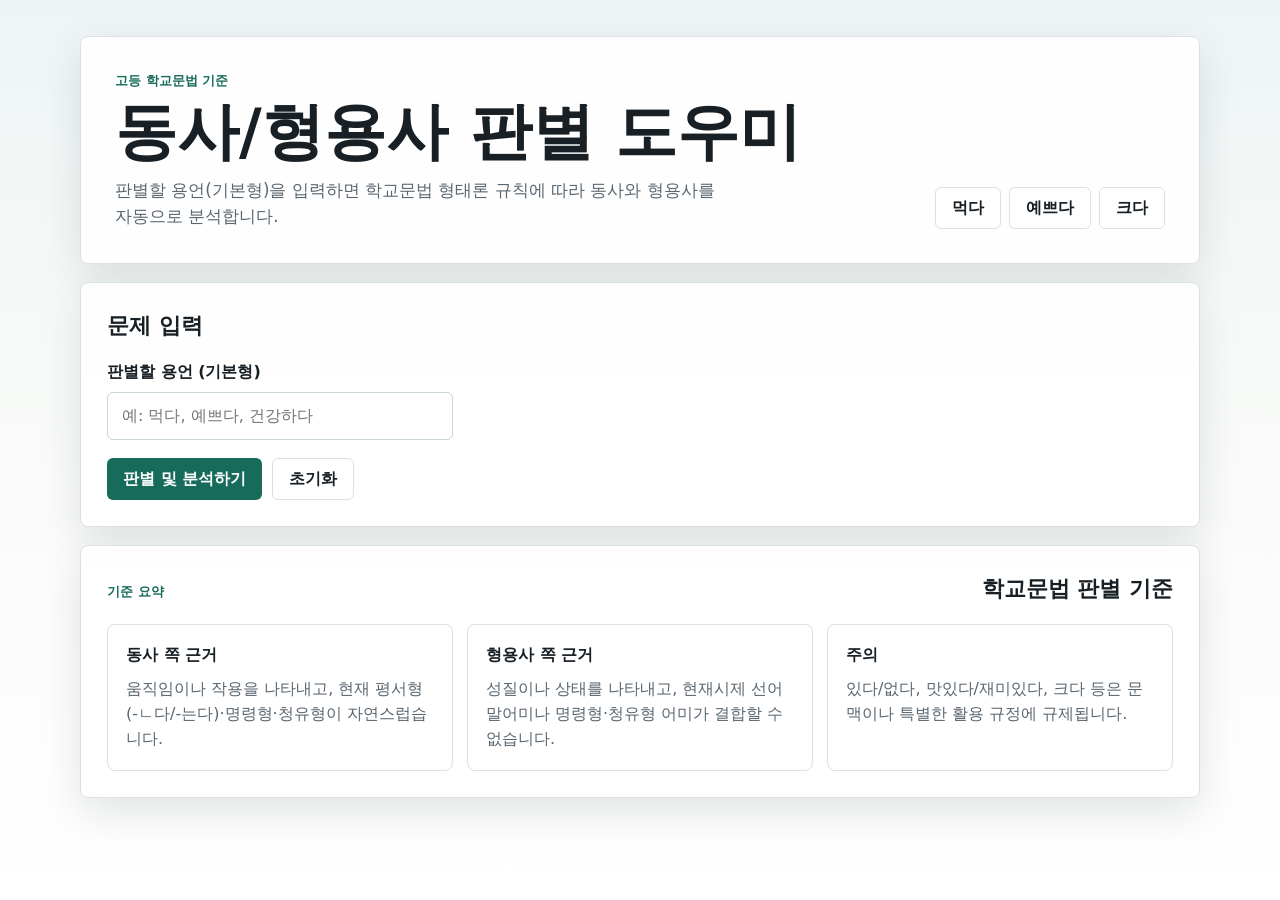
<file: index.html>
<!doctype html>
<html lang="ko">
  <head>
    <meta charset="UTF-8" />
    <meta name="viewport" content="width=device-width, initial-scale=1.0" />
    <title>동사/형용사 판별 도우미</title>
    <link rel="stylesheet" href="style.css" />
  </head>
  <body>
    <main class="app-shell">
      <section class="intro">
        <div>
          <p class="eyebrow">고등 학교문법 기준</p>
          <h1>동사/형용사 판별 도우미</h1>
          <p class="intro-copy">
            판별할 용언(기본형)을 입력하면 학교문법 형태론 규칙에 따라 동사와 형용사를 자동으로 분석합니다.
          </p>
        </div>
        <div class="quick-examples" aria-label="예시 입력">
          <button type="button" class="ghost-button" data-example="먹다">먹다</button>
          <button type="button" class="ghost-button" data-example="예쁘다">예쁘다</button>
          <button type="button" class="ghost-button" data-example="크다">크다</button>
        </div>
      </section>

      <section class="input-panel" aria-labelledby="input-title">
        <h2 id="input-title">문제 입력</h2>
        <div class="field-grid">
          <label>
            <span>판별할 용언 (기본형)</span>
            <input id="wordInput" type="text" placeholder="예: 먹다, 예쁘다, 건강하다" autocomplete="off" />
          </label>
        </div>
        <div class="input-actions">
          <button id="buildButton" type="button" class="primary-button">판별 및 분석하기</button>
          <button id="resetButton" type="button" class="secondary-button">초기화</button>
        </div>
      </section>

      <section id="resultPanel" class="result-panel hidden" aria-live="polite">
        <div id="resultBadge" class="result-badge">판정 유보</div>
        <h2 id="resultTitle">결론</h2>
        <p id="resultSummary" class="result-summary"></p>

        <div class="result-grid">
          <article>
            <h3>판별 과정</h3>
            <ol id="processList"></ol>
          </article>
          <article>
            <h3>근거 요약</h3>
            <table>
              <thead>
                <tr>
                  <th>구분</th>
                  <th>점수</th>
                  <th>주요 근거</th>
                </tr>
              </thead>
              <tbody id="evidenceTable"></tbody>
            </table>
          </article>
        </div>

        <article id="noticeBox" class="notice-box"></article>
      </section>

      <section class="reference-panel" aria-labelledby="reference-title">
        <div class="section-heading">
          <p class="eyebrow">기준 요약</p>
          <h2 id="reference-title">학교문법 판별 기준</h2>
        </div>
        <div class="reference-grid">
          <article>
            <h3>동사 쪽 근거</h3>
            <p>움직임이나 작용을 나타내고, 현재 평서형(-ㄴ다/-는다)·명령형·청유형이 자연스럽습니다.</p>
          </article>
          <article>
            <h3>형용사 쪽 근거</h3>
            <p>성질이나 상태를 나타내고, 현재시제 선어말어미나 명령형·청유형 어미가 결합할 수 없습니다.</p>
          </article>
          <article>
            <h3>주의</h3>
            <p>있다/없다, 맛있다/재미있다, 크다 등은 문맥이나 특별한 활용 규정에 규제됩니다.</p>
          </article>
        </div>
      </section>
    </main>

    <script src="app.js"></script>
  </body>
</html>
</file>
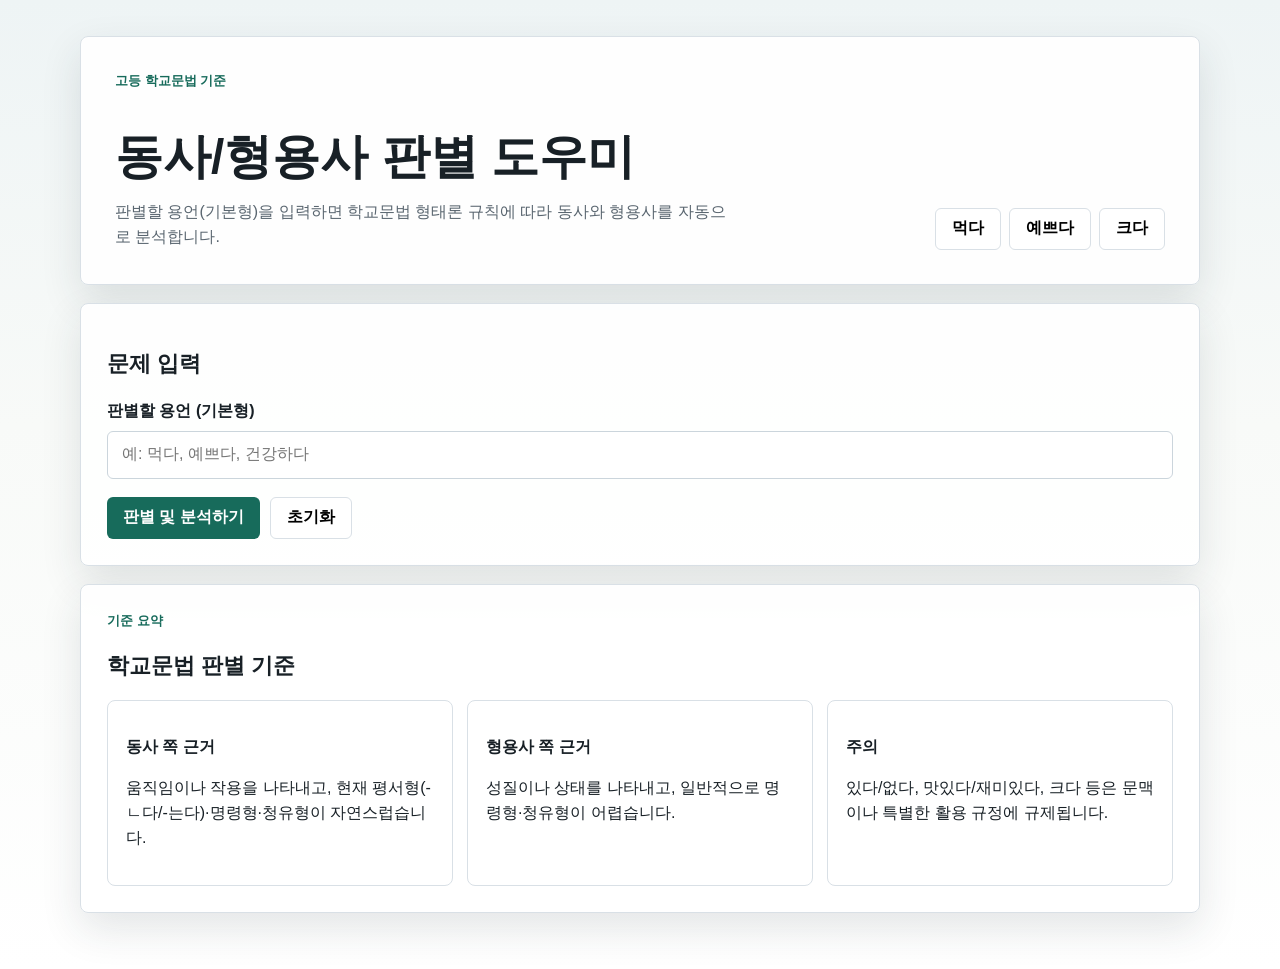
<file: index4.html>
<!doctype html>
<html lang="ko">
  <head>
    <meta charset="UTF-8" />
    <meta name="viewport" content="width=device-width, initial-scale=1.0" />
    <title>동사/형용사 판별 도우미</title>
    <link rel="stylesheet" href="style4.css" />
  </head>
  <body>
    <main class="app-shell">
      <section class="intro">
        <div>
          <p class="eyebrow">고등 학교문법 기준</p>
          <h1>동사/형용사 판별 도우미</h1>
          <p class="intro-copy">
            판별할 용언(기본형)을 입력하면 학교문법 형태론 규칙에 따라 동사와 형용사를 자동으로 분석합니다.
          </p>
        </div>
        <div class="quick-examples" aria-label="예시 입력">
          <button type="button" class="ghost-button" data-example="먹다">먹다</button>
          <button type="button" class="ghost-button" data-example="예쁘다">예쁘다</button>
          <button type="button" class="ghost-button" data-example="크다">크다</button>
        </div>
      </section>

      <section class="input-panel" aria-labelledby="input-title">
        <h2 id="input-title">문제 입력</h2>
        <div class="field-grid">
          <label>
            <span>판별할 용언 (기본형)</span>
            <input id="wordInput" type="text" placeholder="예: 먹다, 예쁘다, 건강하다" autocomplete="off" />
          </label>
        </div>
        <div class="input-actions">
          <button id="buildButton" type="button" class="primary-button">판별 및 분석하기</button>
          <button id="resetButton" type="button" class="secondary-button">초기화</button>
        </div>
      </section>

      <section id="resultPanel" class="result-panel hidden" aria-live="polite">
        <div id="resultBadge" class="result-badge">판정 유보</div>
        <h2 id="resultTitle">결론</h2>
        <p id="resultSummary" class="result-summary"></p>

        <div class="result-grid">
          <article>
            <h3>판별 과정</h3>
            <ol id="processList"></ol>
          </article>
          <article>
            <h3>근거 요약</h3>
            <table>
              <thead>
                <tr>
                  <th>구분</th>
                  <th>점수</th>
                  <th>주요 근거</th>
                </tr>
              </thead>
              <tbody id="evidenceTable"></tbody>
            </table>
          </article>
        </div>

        <article id="noticeBox" class="notice-box"></article>
      </section>

      <section class="reference-panel" aria-labelledby="reference-title">
        <div class="section-heading">
          <p class="eyebrow">기준 요약</p>
          <h2 id="reference-title">학교문법 판별 기준</h2>
        </div>
        <div class="reference-grid">
          <article>
            <h3>동사 쪽 근거</h3>
            <p>움직임이나 작용을 나타내고, 현재 평서형(-ㄴ다/-는다)·명령형·청유형이 자연스럽습니다.</p>
          </article>
          <article>
            <h3>형용사 쪽 근거</h3>
            <p>성질이나 상태를 나타내고, 일반적으로 명령형·청유형이 어렵습니다.</p>
          </article>
          <article>
            <h3>주의</h3>
            <p>있다/없다, 맛있다/재미있다, 크다 등은 문맥이나 특별한 활용 규정에 규제됩니다.</p>
          </article>
        </div>
      </section>
    </main>

    <script src="app4.js"></script>
  </body>
</html>
</file>
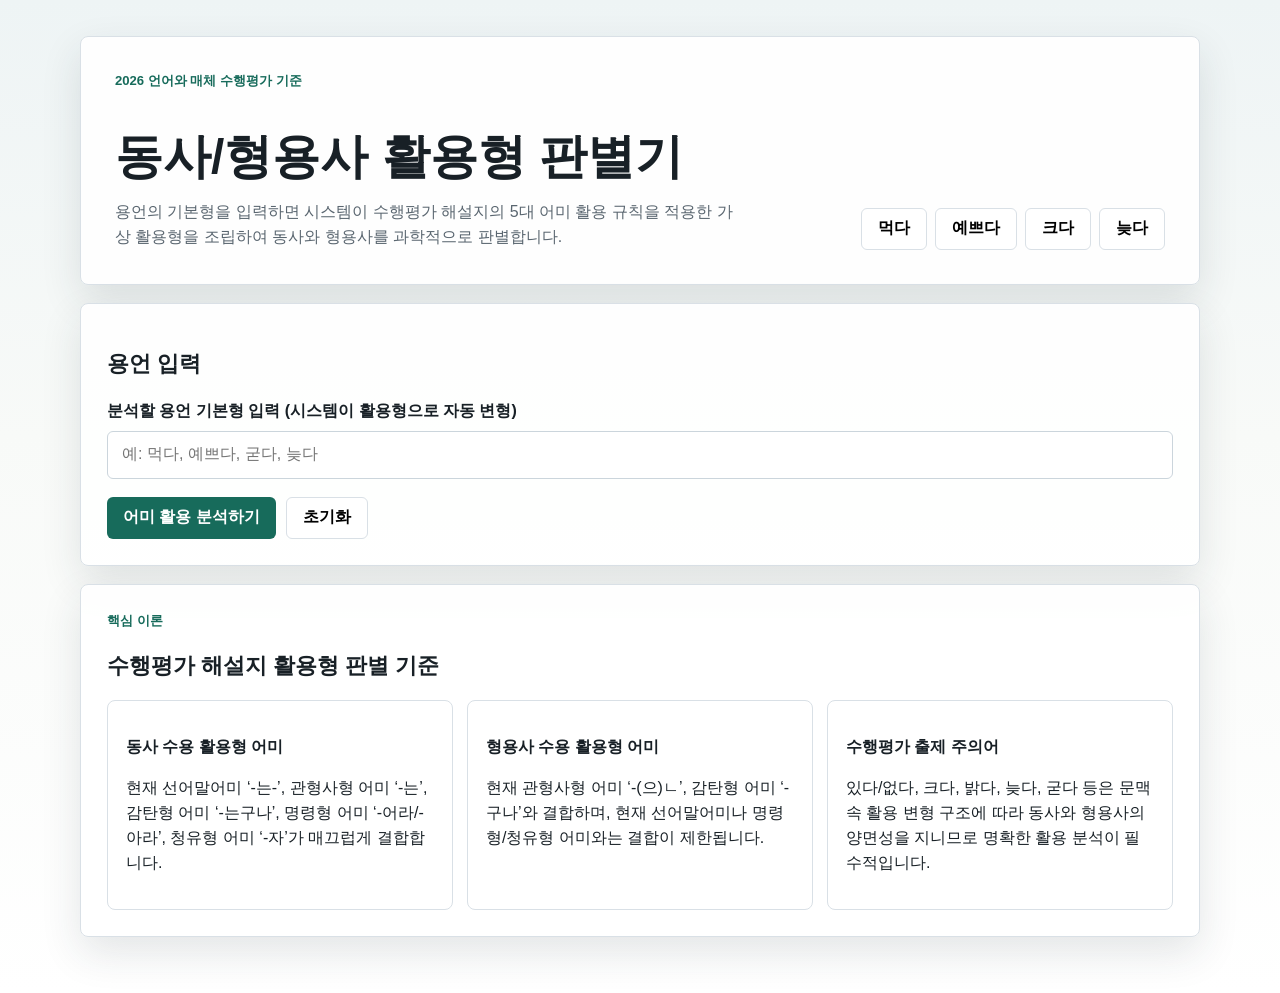
<file: index5.html>
<!doctype html>
<html lang="ko">
  <head>
    <meta charset="UTF-8" />
    <meta name="viewport" content="width=device-width, initial-scale=1.0" />
    <title>동사/형용사 활용형 판별기</title>
    <link rel="stylesheet" href="style5.css" />
  </head>
  <body>
    <main class="app-shell">
      <section class="intro">
        <div>
          <p class="eyebrow">2026 언어와 매체 수행평가 기준</p>
          <h1>동사/형용사 활용형 판별기</h1>
          <p class="intro-copy">
            용언의 기본형을 입력하면 시스템이 수행평가 해설지의 5대 어미 활용 규칙을 적용한 가상 활용형을 조립하여 동사와 형용사를 과학적으로 판별합니다.
          </p>
        </div>
        <div class="quick-examples" aria-label="예시 입력">
          <button type="button" class="ghost-button" data-example="먹다">먹다</button>
          <button type="button" class="ghost-button" data-example="예쁘다">예쁘다</button>
          <button type="button" class="ghost-button" data-example="크다">크다</button>
          <button type="button" class="ghost-button" data-example="늦다">늦다</button>
        </div>
      </section>

      <section class="input-panel" aria-labelledby="input-title">
        <h2 id="input-title">용언 입력</h2>
        <div class="field-grid">
          <label>
            <span>분석할 용언 기본형 입력 (시스템이 활용형으로 자동 변형)</span>
            <input id="wordInput" type="text" placeholder="예: 먹다, 예쁘다, 굳다, 늦다" autocomplete="off" />
          </label>
        </div>
        <div class="input-actions">
          <button id="buildButton" type="button" class="primary-button">어미 활용 분석하기</button>
          <button id="resetButton" type="button" class="secondary-button">초기화</button>
        </div>
      </section>

      <section id="resultPanel" class="result-panel hidden" aria-live="polite">
        <div id="resultBadge" class="result-badge">판정 유보</div>
        <h2 id="resultTitle">결론</h2>
        <p id="resultSummary" class="result-summary"></p>

        <div class="result-grid">
          <article>
            <h3>수행평가 5대 어미 활용형 조합 검증</h3>
            <ol id="processList"></ol>
          </article>
          <article>
            <h3>품사별 활용형 스코어</h3>
            <table>
              <thead>
                <tr>
                  <th>구분</th>
                  <th>매칭 점수</th>
                  <th>통과된 문법 기준</th>
                </tr>
              </thead>
              <tbody id="evidenceTable"></tbody>
            </table>
          </article>
        </div>

        <article id="noticeBox" class="notice-box"></article>
      </section>

      <section class="reference-panel" aria-labelledby="reference-title">
        <div class="section-heading">
          <p class="eyebrow">핵심 이론</p>
          <h2 id="reference-title">수행평가 해설지 활용형 판별 기준</h2>
        </div>
        <div class="reference-grid">
          <article>
            <h3>동사 수용 활용형 어미</h3>
            <p>현재 선어말어미 ‘-는-’, 관형사형 어미 ‘-는’, 감탄형 어미 ‘-는구나’, 명령형 어미 ‘-어라/-아라’, 청유형 어미 ‘-자’가 매끄럽게 결합합니다.</p>
          </article>
          <article>
            <h3>형용사 수용 활용형 어미</h3>
            <p>현재 관형사형 어미 ‘-(으)ㄴ’, 감탄형 어미 ‘-구나’와 결합하며, 현재 선어말어미나 명령형/청유형 어미와는 결합이 제한됩니다.</p>
          </article>
          <article>
            <h3>수행평가 출제 주의어</h3>
            <p>있다/없다, 크다, 밝다, 늦다, 굳다 등은 문맥 속 활용 변형 구조에 따라 동사와 형용사의 양면성을 지니므로 명확한 활용 분석이 필수적입니다.</p>
          </article>
        </div>
      </section>
    </main>

    <script src="app5.js"></script>
  </body>
</html>
</file>
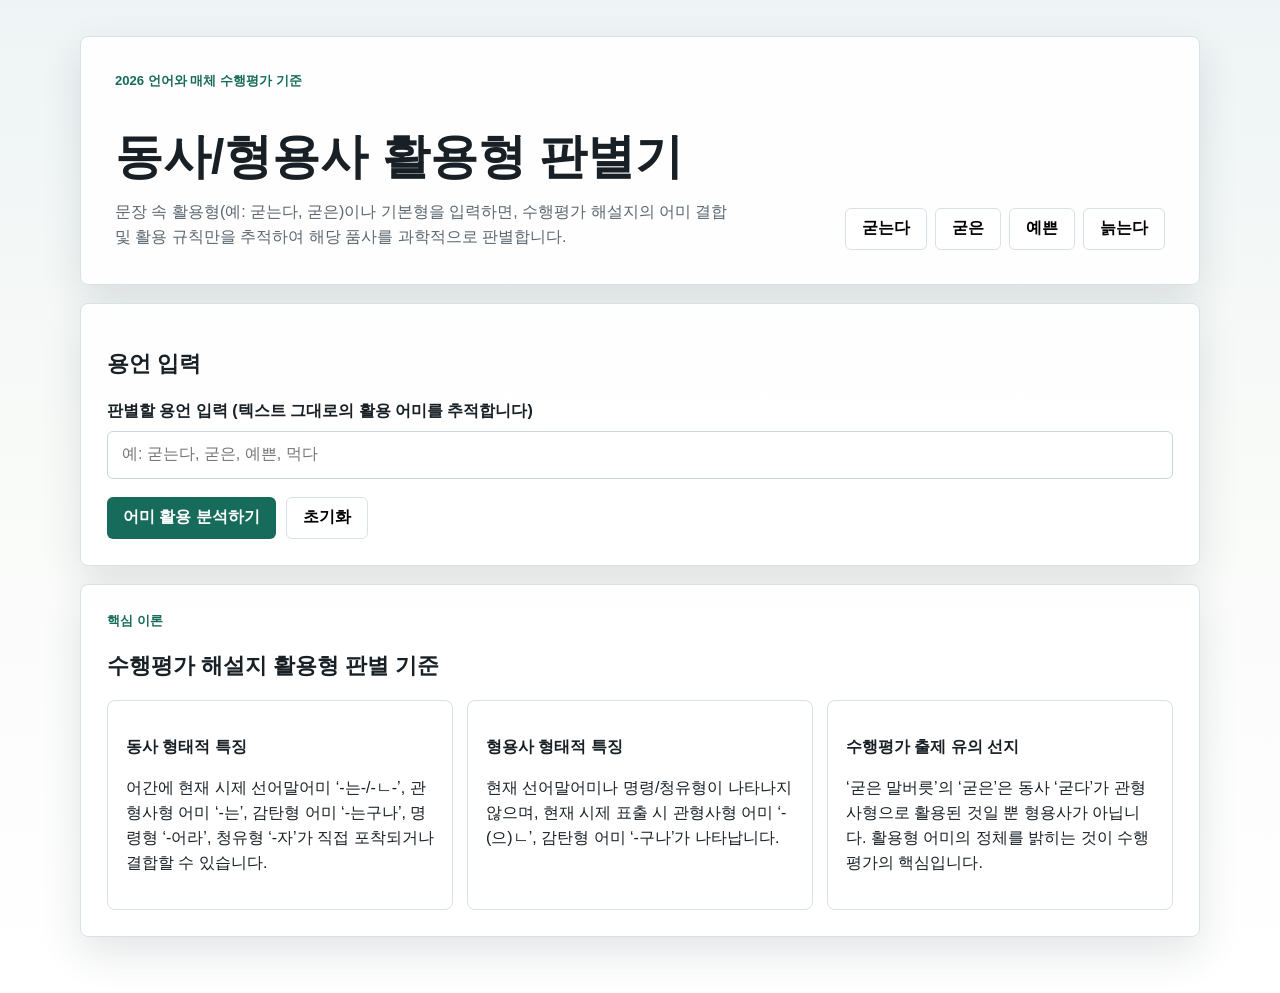
<file: index6.html>
<!doctype html>
<html lang="ko">
  <head>
    <meta charset="UTF-8" />
    <meta name="viewport" content="width=device-width, initial-scale=1.0" />
    <title>동사/형용사 활용형 판별기</title>
    <link rel="stylesheet" href="style6.css" />
  </head>
  <body>
    <main class="app-shell">
      <section class="intro">
        <div>
          <p class="eyebrow">2026 언어와 매체 수행평가 기준</p>
          <h1>동사/형용사 활용형 판별기</h1>
          <p class="intro-copy">
            문장 속 활용형(예: 굳는다, 굳은)이나 기본형을 입력하면, 수행평가 해설지의 어미 결합 및 활용 규칙만을 추적하여 해당 품사를 과학적으로 판별합니다.
          </p>
        </div>
        <div class="quick-examples" aria-label="예시 입력">
          <button type="button" class="ghost-button" data-example="굳는다">굳는다</button>
          <button type="button" class="ghost-button" data-example="굳은">굳은</button>
          <button type="button" class="ghost-button" data-example="예쁜">예쁜</button>
          <button type="button" class="ghost-button" data-example="늙는다">늙는다</button>
        </div>
      </section>

      <section class="input-panel" aria-labelledby="input-title">
        <h2 id="input-title">용언 입력</h2>
        <div class="field-grid">
          <label>
            <span>판별할 용언 입력 (텍스트 그대로의 활용 어미를 추적합니다)</span>
            <input id="wordInput" type="text" placeholder="예: 굳는다, 굳은, 예쁜, 먹다" autocomplete="off" />
          </label>
        </div>
        <div class="input-actions">
          <button id="buildButton" type="button" class="primary-button">어미 활용 분석하기</button>
          <button id="resetButton" type="button" class="secondary-button">초기화</button>
        </div>
      </section>

      <section id="resultPanel" class="result-panel hidden" aria-live="polite">
        <div id="resultBadge" class="result-badge">판정 유보</div>
        <h2 id="resultTitle">결론</h2>
        <p id="resultSummary" class="result-summary"></p>

        <div class="result-grid">
          <article>
            <h3>수행평가 어미 형태소 형태 분석 결과</h3>
            <ol id="processList"></ol>
          </article>
          <article>
            <h3>품사 형태 매칭 스코어</h3>
            <table>
              <thead>
                <tr>
                  <th>구분</th>
                  <th>매칭 점수</th>
                  <th>통과된 문법 기준</th>
                </tr>
              </thead>
              <tbody id="evidenceTable"></tbody>
            </table>
          </article>
        </div>

        <article id="noticeBox" class="notice-box"></article>
      </section>

      <section class="reference-panel" aria-labelledby="reference-title">
        <div class="section-heading">
          <p class="eyebrow">핵심 이론</p>
          <h2 id="reference-title">수행평가 해설지 활용형 판별 기준</h2>
        </div>
        <div class="reference-grid">
          <article>
            <h3>동사 형태적 특징</h3>
            <p>어간에 현재 시제 선어말어미 ‘-는-/-ㄴ-’, 관형사형 어미 ‘-는’, 감탄형 어미 ‘-는구나’, 명령형 ‘-어라’, 청유형 ‘-자’가 직접 포착되거나 결합할 수 있습니다.</p>
          </article>
          <article>
            <h3>형용사 형태적 특징</h3>
            <p>현재 선어말어미나 명령/청유형이 나타나지 않으며, 현재 시제 표출 시 관형사형 어미 ‘-(으)ㄴ’, 감탄형 어미 ‘-구나’가 나타납니다.</p>
          </article>
          <article>
            <h3>수행평가 출제 유의 선지</h3>
            <p>‘굳은 말버릇’의 ‘굳은’은 동사 ‘굳다’가 관형사형으로 활용된 것일 뿐 형용사가 아닙니다. 활용형 어미의 정체를 밝히는 것이 수행평가의 핵심입니다.</p>
          </article>
        </div>
      </section>
    </main>

    <script src="app6.js"></script>
  </body>
</html>
</file>
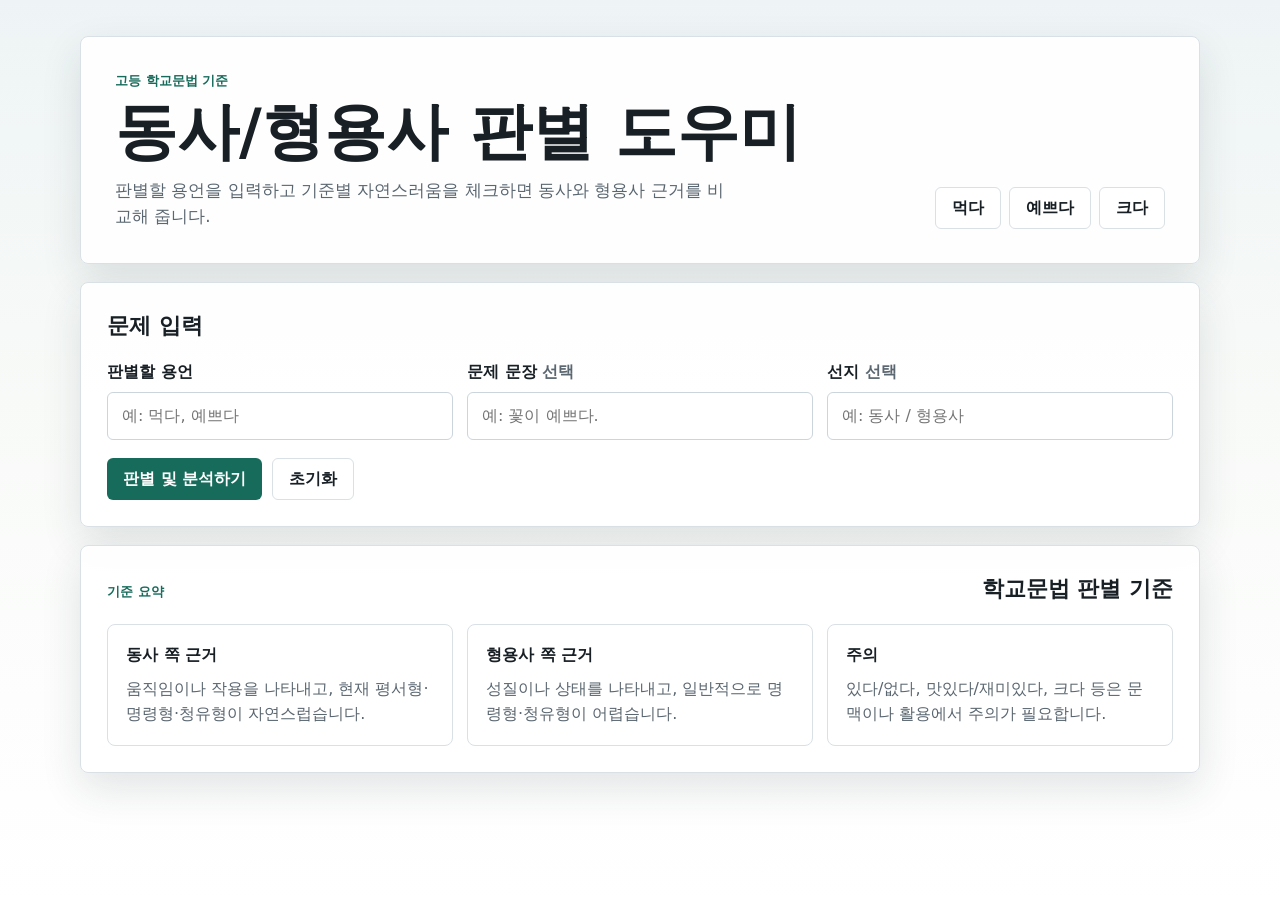
<file: index_1.html>
<!doctype html>
<html lang="ko">
  <head>
    <meta charset="UTF-8" />
    <meta name="viewport" content="width=device-width, initial-scale=1.0" />
    <title>동사/형용사 판별 도우미</title>
    <link rel="stylesheet" href="style.css" />
  </head>
  <body>
    <main class="app-shell">
      <section class="intro">
        <div>
          <p class="eyebrow">고등 학교문법 기준</p>
          <h1>동사/형용사 판별 도우미</h1>
          <p class="intro-copy">
            판별할 용언을 입력하고 기준별 자연스러움을 체크하면 동사와 형용사
            근거를 비교해 줍니다.
          </p>
        </div>
        <div class="quick-examples" aria-label="예시 입력">
          <button type="button" class="ghost-button" data-example="먹다">먹다</button>
          <button type="button" class="ghost-button" data-example="예쁘다">예쁘다</button>
          <button type="button" class="ghost-button" data-example="크다">크다</button>
        </div>
      </section>

      <section class="input-panel" aria-labelledby="input-title">
        <h2 id="input-title">문제 입력</h2>
        <div class="field-grid">
          <label>
            <span>판별할 용언</span>
            <input id="wordInput" type="text" placeholder="예: 먹다, 예쁘다" autocomplete="off" />
          </label>
          <label>
            <span>문제 문장 <em>선택</em></span>
            <input id="sentenceInput" type="text" placeholder="예: 꽃이 예쁘다." autocomplete="off" />
          </label>
          <label>
            <span>선지 <em>선택</em></span>
            <input id="choiceInput" type="text" placeholder="예: 동사 / 형용사" autocomplete="off" />
          </label>
        </div>
        <div class="input-actions">
          <button id="buildButton" type="button" class="primary-button">판별 및 분석하기</button>
          <button id="resetButton" type="button" class="secondary-button">초기화</button>
        </div>
      </section>


      <section id="resultPanel" class="result-panel hidden" aria-live="polite">
        <div id="resultBadge" class="result-badge">판정 유보</div>
        <h2 id="resultTitle">결론</h2>
        <p id="resultSummary" class="result-summary"></p>

        <div class="result-grid">
          <article>
            <h3>판별 과정</h3>
            <ol id="processList"></ol>
          </article>
          <article>
            <h3>근거 요약</h3>
            <table>
              <thead>
                <tr>
                  <th>구분</th>
                  <th>점수</th>
                  <th>주요 근거</th>
                </tr>
              </thead>
              <tbody id="evidenceTable"></tbody>
            </table>
          </article>
        </div>

        <article id="noticeBox" class="notice-box"></article>
      </section>

      <section class="reference-panel" aria-labelledby="reference-title">
        <div class="section-heading">
          <p class="eyebrow">기준 요약</p>
          <h2 id="reference-title">학교문법 판별 기준</h2>
        </div>
        <div class="reference-grid">
          <article>
            <h3>동사 쪽 근거</h3>
            <p>움직임이나 작용을 나타내고, 현재 평서형·명령형·청유형이 자연스럽습니다.</p>
          </article>
          <article>
            <h3>형용사 쪽 근거</h3>
            <p>성질이나 상태를 나타내고, 일반적으로 명령형·청유형이 어렵습니다.</p>
          </article>
          <article>
            <h3>주의</h3>
            <p>있다/없다, 맛있다/재미있다, 크다 등은 문맥이나 활용에서 주의가 필요합니다.</p>
          </article>
        </div>
      </section>
    </main>

    <script src="app.js"></script>
  </body>
</html>
</file>
<file: style.css>
:root {
  color-scheme: light;
  --ink: #182026;
  --muted: #5a6670;
  --line: #d9e0e6;
  --panel: #ffffff;
  --soft: #f5f7f9;
  --accent: #176b5b;
  --accent-strong: #0f5145;
  --warn: #8a5b00;
  --warn-bg: #fff7e6;
  --verb: #1f6fb2;
  --adj: #9b4a79;
  --shadow: 0 16px 40px rgba(31, 48, 61, 0.12);
}

* {
  box-sizing: border-box;
}

body {
  margin: 0;
  min-height: 100vh;
  background: linear-gradient(180deg, #eef4f5 0%, #f8faf8 44%, #ffffff 100%);
  color: var(--ink);
  font-family:
    "Pretendard",
    "Noto Sans KR",
    "Apple SD Gothic Neo",
    system-ui,
    sans-serif;
  line-height: 1.55;
}

button,
input {
  font: inherit;
}

.app-shell {
  width: min(1120px, calc(100% - 32px));
  margin: 0 auto;
  padding: 36px 0 56px;
}

.intro,
.input-panel,
.question-panel,
.result-panel,
.reference-panel {
  background: rgba(255, 255, 255, 0.92);
  border: 1px solid var(--line);
  border-radius: 8px;
  box-shadow: var(--shadow);
}

.intro {
  display: flex;
  align-items: end;
  justify-content: space-between;
  gap: 24px;
  padding: 34px;
}

.eyebrow {
  margin: 0 0 8px;
  color: var(--accent);
  font-size: 0.82rem;
  font-weight: 800;
  letter-spacing: 0;
  text-transform: uppercase;
}

h1,
h2,
h3,
p {
  margin-top: 0;
}

h1 {
  margin-bottom: 12px;
  font-size: clamp(2rem, 5vw, 3.9rem);
  line-height: 1.05;
  letter-spacing: 0;
}

h2 {
  margin-bottom: 18px;
  font-size: 1.35rem;
}

h3 {
  margin-bottom: 10px;
  font-size: 1rem;
}

.intro-copy {
  max-width: 620px;
  margin-bottom: 0;
  color: var(--muted);
  font-size: 1.05rem;
}

.quick-examples {
  display: flex;
  flex-wrap: wrap;
  gap: 8px;
  justify-content: flex-end;
}

.input-panel,
.question-panel,
.result-panel,
.reference-panel {
  margin-top: 18px;
  padding: 26px;
}

.field-grid {
  display: grid;
  grid-template-columns: repeat(3, minmax(0, 1fr));
  gap: 14px;
}

label span {
  display: block;
  margin-bottom: 7px;
  font-weight: 800;
}

label em {
  color: var(--muted);
  font-style: normal;
  font-weight: 600;
}

input {
  width: 100%;
  min-height: 48px;
  border: 1px solid #cbd5dc;
  border-radius: 6px;
  padding: 0 14px;
  background: #fff;
  color: var(--ink);
}

input:focus {
  border-color: var(--accent);
  outline: 3px solid rgba(23, 107, 91, 0.14);
}

.input-actions {
  display: flex;
  flex-wrap: wrap;
  gap: 10px;
  margin-top: 18px;
}

button {
  min-height: 42px;
  border: 0;
  border-radius: 6px;
  padding: 0 16px;
  cursor: pointer;
  font-weight: 800;
}

.primary-button {
  background: var(--accent);
  color: #fff;
}

.primary-button:hover {
  background: var(--accent-strong);
}

.secondary-button,
.ghost-button {
  border: 1px solid var(--line);
  background: #fff;
  color: var(--ink);
}

.secondary-button:hover,
.ghost-button:hover {
  border-color: var(--accent);
  color: var(--accent-strong);
}

.section-heading {
  display: flex;
  align-items: baseline;
  justify-content: space-between;
  gap: 16px;
}

.question-list {
  display: grid;
  gap: 12px;
  margin-bottom: 18px;
}

.question-card {
  border: 1px solid var(--line);
  border-radius: 8px;
  padding: 18px;
  background: var(--soft);
}

.question-top {
  display: flex;
  gap: 12px;
  justify-content: space-between;
}

.question-title {
  margin-bottom: 6px;
  font-weight: 900;
}

.question-example {
  margin-bottom: 14px;
  color: var(--muted);
}

.choice-row {
  display: flex;
  flex-wrap: wrap;
  gap: 8px;
}

.choice-row label {
  display: inline-flex;
  align-items: center;
  gap: 7px;
  min-height: 38px;
  border: 1px solid #cbd5dc;
  border-radius: 6px;
  padding: 0 12px;
  background: #fff;
  cursor: pointer;
  font-weight: 700;
}

.choice-row input {
  width: auto;
  min-height: auto;
  margin: 0;
  accent-color: var(--accent);
}

.result-panel {
  border-top: 5px solid var(--accent);
}

.result-badge {
  display: inline-flex;
  align-items: center;
  min-height: 32px;
  border-radius: 999px;
  padding: 0 12px;
  background: #e8f4f1;
  color: var(--accent-strong);
  font-weight: 900;
}

.result-badge.verb {
  background: #e8f1fb;
  color: var(--verb);
}

.result-badge.adjective {
  background: #f8ebf3;
  color: var(--adj);
}

.result-badge.hold {
  background: var(--warn-bg);
  color: var(--warn);
}

.result-panel h2 {
  margin-top: 12px;
  margin-bottom: 8px;
}

.result-summary {
  color: var(--muted);
}

.result-grid {
  display: grid;
  grid-template-columns: minmax(0, 1fr) minmax(320px, 0.8fr);
  gap: 16px;
  margin-top: 18px;
}

.result-grid article,
.notice-box,
.reference-grid article {
  border: 1px solid var(--line);
  border-radius: 8px;
  padding: 18px;
  background: #fff;
}

ol {
  margin: 0;
  padding-left: 20px;
}

li + li {
  margin-top: 8px;
}

table {
  width: 100%;
  border-collapse: collapse;
  font-size: 0.94rem;
}

th,
td {
  border-bottom: 1px solid var(--line);
  padding: 10px 8px;
  text-align: left;
  vertical-align: top;
}

th {
  color: var(--muted);
  font-size: 0.82rem;
}

.notice-box {
  margin-top: 16px;
  background: var(--warn-bg);
  color: #5b3e06;
}

.reference-grid {
  display: grid;
  grid-template-columns: repeat(3, minmax(0, 1fr));
  gap: 14px;
}

.reference-grid p {
  margin-bottom: 0;
  color: var(--muted);
}

.hidden {
  display: none;
}

@media (max-width: 820px) {
  .intro,
  .section-heading {
    display: block;
  }

  .quick-examples {
    justify-content: flex-start;
    margin-top: 20px;
  }

  .field-grid,
  .result-grid,
  .reference-grid {
    grid-template-columns: 1fr;
  }

  .intro,
  .input-panel,
  .question-panel,
  .result-panel,
  .reference-panel {
    padding: 22px;
  }
}
</file>
<file: style4.css>
:root {
  color-scheme: light;
  --ink: #182026;
  --muted: #5a6670;
  --line: #d9e0e6;
  --panel: #ffffff;
  --soft: #f5f7f9;
  --accent: #176b5b;
  --accent-strong: #0f5145;
  --warn: #8a5b00;
  --warn-bg: #fff7e6;
  --verb: #1f6fb2;
  --adj: #9b4a79;
  --shadow: 0 16px 40px rgba(31, 48, 61, 0.12);
}

* {
  box-sizing: border-box;
}

body {
  margin: 0;
  min-height: 100vh;
  background: linear-gradient(180deg, #eef4f5 0%, #f8faf8 44%, #ffffff 100%);
  color: var(--ink);
  font-family: "Pretendard", "Noto Sans KR", sans-serif;
  line-height: 1.55;
}

button, input {
  font: inherit;
}

.app-shell {
  width: min(1120px, calc(100% - 32px));
  margin: 0 auto;
  padding: 36px 0 56px;
}

.intro, .input-panel, .result-panel, .reference-panel {
  background: rgba(255, 255, 255, 0.92);
  border: 1px solid var(--line);
  border-radius: 8px;
  box-shadow: var(--shadow);
}

.intro {
  display: flex;
  align-items: end;
  justify-content: space-between;
  gap: 24px;
  padding: 34px;
}

.eyebrow {
  margin: 0 0 8px;
  color: var(--accent);
  font-size: 0.82rem;
  font-weight: 800;
}

h1 {
  margin-bottom: 12px;
  font-size: clamp(2rem, 5vw, 3rem);
  line-height: 1.1;
}

h2 {
  margin-bottom: 18px;
  font-size: 1.35rem;
}

h3 {
  margin-bottom: 10px;
  font-size: 1rem;
}

.intro-copy {
  max-width: 620px;
  margin-bottom: 0;
  color: var(--muted);
}

.quick-examples {
  display: flex;
  flex-wrap: wrap;
  gap: 8px;
}

.input-panel, .result-panel, .reference-panel {
  margin-top: 18px;
  padding: 26px;
}

.field-grid {
  display: grid;
  grid-template-columns: 1fr;
  gap: 14px;
}

label span {
  display: block;
  margin-bottom: 7px;
  font-weight: 800;
}

input {
  width: 100%;
  min-height: 48px;
  border: 1px solid #cbd5dc;
  border-radius: 6px;
  padding: 0 14px;
}

input:focus {
  border-color: var(--accent);
  outline: 3px solid rgba(23, 107, 91, 0.14);
}

.input-actions {
  display: flex;
  gap: 10px;
  margin-top: 18px;
}

button {
  min-height: 42px;
  border: 0;
  border-radius: 6px;
  padding: 0 16px;
  cursor: pointer;
  font-weight: 800;
}

.primary-button {
  background: var(--accent);
  color: #fff;
}

.secondary-button, .ghost-button {
  border: 1px solid var(--line);
  background: #fff;
}

.result-panel {
  border-top: 5px solid var(--accent);
}

.result-badge {
  display: inline-flex;
  align-items: center;
  min-height: 32px;
  border-radius: 999px;
  padding: 0 12px;
  font-weight: 900;
}

.result-badge.verb { background: #e8f1fb; color: var(--verb); }
.result-badge.adjective { background: #f8ebf3; color: var(--adj); }
.result-badge.hold { background: var(--warn-bg); color: var(--warn); }

.result-grid {
  display: grid;
  grid-template-columns: 1fr 0.8fr;
  gap: 16px;
  margin-top: 18px;
}

.result-grid article, .notice-box, .reference-grid article {
  border: 1px solid var(--line);
  border-radius: 8px;
  padding: 18px;
  background: #fff;
}

ol { margin: 0; padding-left: 20px; }
table { width: 100%; border-collapse: collapse; }
th, td { border-bottom: 1px solid var(--line); padding: 10px 8px; text-align: left; }

.notice-box { margin-top: 16px; background: var(--warn-bg); color: #5b3e06; }
.reference-grid { display: grid; grid-template-columns: repeat(3, minmax(0, 1fr)); gap: 14px; }
.hidden { display: none; }

@media (max-width: 820px) {
  .intro { display: block; }
  .quick-examples { margin-top: 20px; }
  .result-grid, .reference-grid { grid-template-columns: 1fr; }
}
</file>
<file: style5.css>
:root {
  color-scheme: light;
  --ink: #182026;
  --muted: #5a6670;
  --line: #d9e0e6;
  --panel: #ffffff;
  --soft: #f5f7f9;
  --accent: #176b5b;
  --accent-strong: #0f5145;
  --warn: #8a5b00;
  --warn-bg: #fff7e6;
  --verb: #1f6fb2;
  --adj: #9b4a79;
  --shadow: 0 16px 40px rgba(31, 48, 61, 0.12);
}

* { box-sizing: border-box; }

body {
  margin: 0;
  min-height: 100vh;
  background: linear-gradient(180deg, #eef4f5 0%, #f8faf8 44%, #ffffff 100%);
  color: var(--ink);
  font-family: "Pretendard", "Noto Sans KR", sans-serif;
  line-height: 1.55;
}

button, input { font: inherit; }

.app-shell {
  width: min(1120px, calc(100% - 32px));
  margin: 0 auto;
  padding: 36px 0 56px;
}

.intro, .input-panel, .result-panel, .reference-panel {
  background: rgba(255, 255, 255, 0.92);
  border: 1px solid var(--line);
  border-radius: 8px;
  box-shadow: var(--shadow);
}

.intro {
  display: flex;
  align-items: end;
  justify-content: space-between;
  gap: 24px;
  padding: 34px;
}

.eyebrow {
  margin: 0 0 8px;
  color: var(--accent);
  font-size: 0.82rem;
  font-weight: 800;
}

h1 { margin-bottom: 12px; font-size: clamp(2rem, 5vw, 3rem); line-height: 1.1; }
h2 { margin-bottom: 18px; font-size: 1.35rem; }
h3 { margin-bottom: 10px; font-size: 1rem; }

.intro-copy { max-width: 620px; margin-bottom: 0; color: var(--muted); }
.quick-examples { display: flex; flex-wrap: wrap; gap: 8px; }

.input-panel, .result-panel, .reference-panel { margin-top: 18px; padding: 26px; }
.field-grid { display: grid; grid-template-columns: 1fr; gap: 14px; }
label span { display: block; margin-bottom: 7px; font-weight: 800; }

input {
  width: 100%;
  min-height: 48px;
  border: 1px solid #cbd5dc;
  border-radius: 6px;
  padding: 0 14px;
}
input:focus { border-color: var(--accent); outline: 3px solid rgba(23, 107, 91, 0.14); }

.input-actions { display: flex; gap: 10px; margin-top: 18px; }

button { min-height: 42px; border: 0; border-radius: 6px; padding: 0 16px; cursor: pointer; font-weight: 800; }
.primary-button { background: var(--accent); color: #fff; }
.secondary-button, .ghost-button { border: 1px solid var(--line); background: #fff; }

.result-panel { border-top: 5px solid var(--accent); }
.result-badge { display: inline-flex; align-items: center; min-height: 32px; border-radius: 999px; padding: 0 12px; font-weight: 900; }
.result-badge.verb { background: #e8f1fb; color: var(--verb); }
.result-badge.adjective { background: #f8ebf3; color: var(--adj); }
.result-badge.hold { background: var(--warn-bg); color: var(--warn); }

.result-grid { display: grid; grid-template-columns: 1.2fr 0.8fr; gap: 16px; margin-top: 18px; }
.result-grid article, .notice-box, .reference-grid article { border: 1px solid var(--line); border-radius: 8px; padding: 18px; background: #fff; }

ol { margin: 0; padding-left: 20px; }
li { margin-bottom: 12px; }
table { width: 100%; border-collapse: collapse; }
th, td { border-bottom: 1px solid var(--line); padding: 10px 8px; text-align: left; }

.notice-box { margin-top: 16px; background: var(--warn-bg); color: #5b3e06; }
.reference-grid { display: grid; grid-template-columns: repeat(3, minmax(0, 1fr)); gap: 14px; }
.hidden { display: none; }

@media (max-width: 820px) {
  .intro { display: block; }
  .quick-examples { margin-top: 20px; }
  .result-grid, .reference-grid { grid-template-columns: 1fr; }
}
</file>
<file: style6.css>
:root {
  color-scheme: light;
  --ink: #182026;
  --muted: #5a6670;
  --line: #d9e0e6;
  --panel: #ffffff;
  --soft: #f5f7f9;
  --accent: #176b5b;
  --accent-strong: #0f5145;
  --warn: #8a5b00;
  --warn-bg: #fff7e6;
  --verb: #1f6fb2;
  --adj: #9b4a79;
  --shadow: 0 16px 40px rgba(31, 48, 61, 0.12);
}

* { box-sizing: border-box; }

body {
  margin: 0;
  min-height: 100vh;
  background: linear-gradient(180deg, #eef4f5 0%, #f8faf8 44%, #ffffff 100%);
  color: var(--ink);
  font-family: "Pretendard", "Noto Sans KR", sans-serif;
  line-height: 1.55;
}

button, input { font: inherit; }

.app-shell {
  width: min(1120px, calc(100% - 32px));
  margin: 0 auto;
  padding: 36px 0 56px;
}

.intro, .input-panel, .result-panel, .reference-panel {
  background: rgba(255, 255, 255, 0.92);
  border: 1px solid var(--line);
  border-radius: 8px;
  box-shadow: var(--shadow);
}

.intro {
  display: flex;
  align-items: end;
  justify-content: space-between;
  gap: 24px;
  padding: 34px;
}

.eyebrow {
  margin: 0 0 8px;
  color: var(--accent);
  font-size: 0.82rem;
  font-weight: 800;
}

h1 { margin-bottom: 12px; font-size: clamp(2rem, 5vw, 3rem); line-height: 1.1; }
h2 { margin-bottom: 18px; font-size: 1.35rem; }
h3 { margin-bottom: 10px; font-size: 1rem; }

.intro-copy { max-width: 620px; margin-bottom: 0; color: var(--muted); }
.quick-examples { display: flex; flex-wrap: wrap; gap: 8px; }

.input-panel, .result-panel, .reference-panel { margin-top: 18px; padding: 26px; }
.field-grid { display: grid; grid-template-columns: 1fr; gap: 14px; }
label span { display: block; margin-bottom: 7px; font-weight: 800; }

input {
  width: 100%;
  min-height: 48px;
  border: 1px solid #cbd5dc;
  border-radius: 6px;
  padding: 0 14px;
}
input:focus { border-color: var(--accent); outline: 3px solid rgba(23, 107, 91, 0.14); }

.input-actions { display: flex; gap: 10px; margin-top: 18px; }

button { min-height: 42px; border: 0; border-radius: 6px; padding: 0 16px; cursor: pointer; font-weight: 800; }
.primary-button { background: var(--accent); color: #fff; }
.secondary-button, .ghost-button { border: 1px solid var(--line); background: #fff; }

.result-panel { border-top: 5px solid var(--accent); }
.result-badge { display: inline-flex; align-items: center; min-height: 32px; border-radius: 999px; padding: 0 12px; font-weight: 900; }
.result-badge.verb { background: #e8f1fb; color: var(--verb); }
.result-badge.adjective { background: #f8ebf3; color: var(--adj); }
.result-badge.hold { background: var(--warn-bg); color: var(--warn); }

.result-grid { display: grid; grid-template-columns: 1.2fr 0.8fr; gap: 16px; margin-top: 18px; }
.result-grid article, .notice-box, .reference-grid article { border: 1px solid var(--line); border-radius: 8px; padding: 18px; background: #fff; }

ol { margin: 0; padding-left: 20px; }
li { margin-bottom: 12px; }
table { width: 100%; border-collapse: collapse; }
th, td { border-bottom: 1px solid var(--line); padding: 10px 8px; text-align: left; }

.notice-box { margin-top: 16px; background: var(--warn-bg); color: #5b3e06; }
.reference-grid { display: grid; grid-template-columns: repeat(3, minmax(0, 1fr)); gap: 14px; }
.hidden { display: none; }

@media (max-width: 820px) {
  .intro { display: block; }
  .quick-examples { margin-top: 20px; }
  .result-grid, .reference-grid { grid-template-columns: 1fr; }
}
</file>
